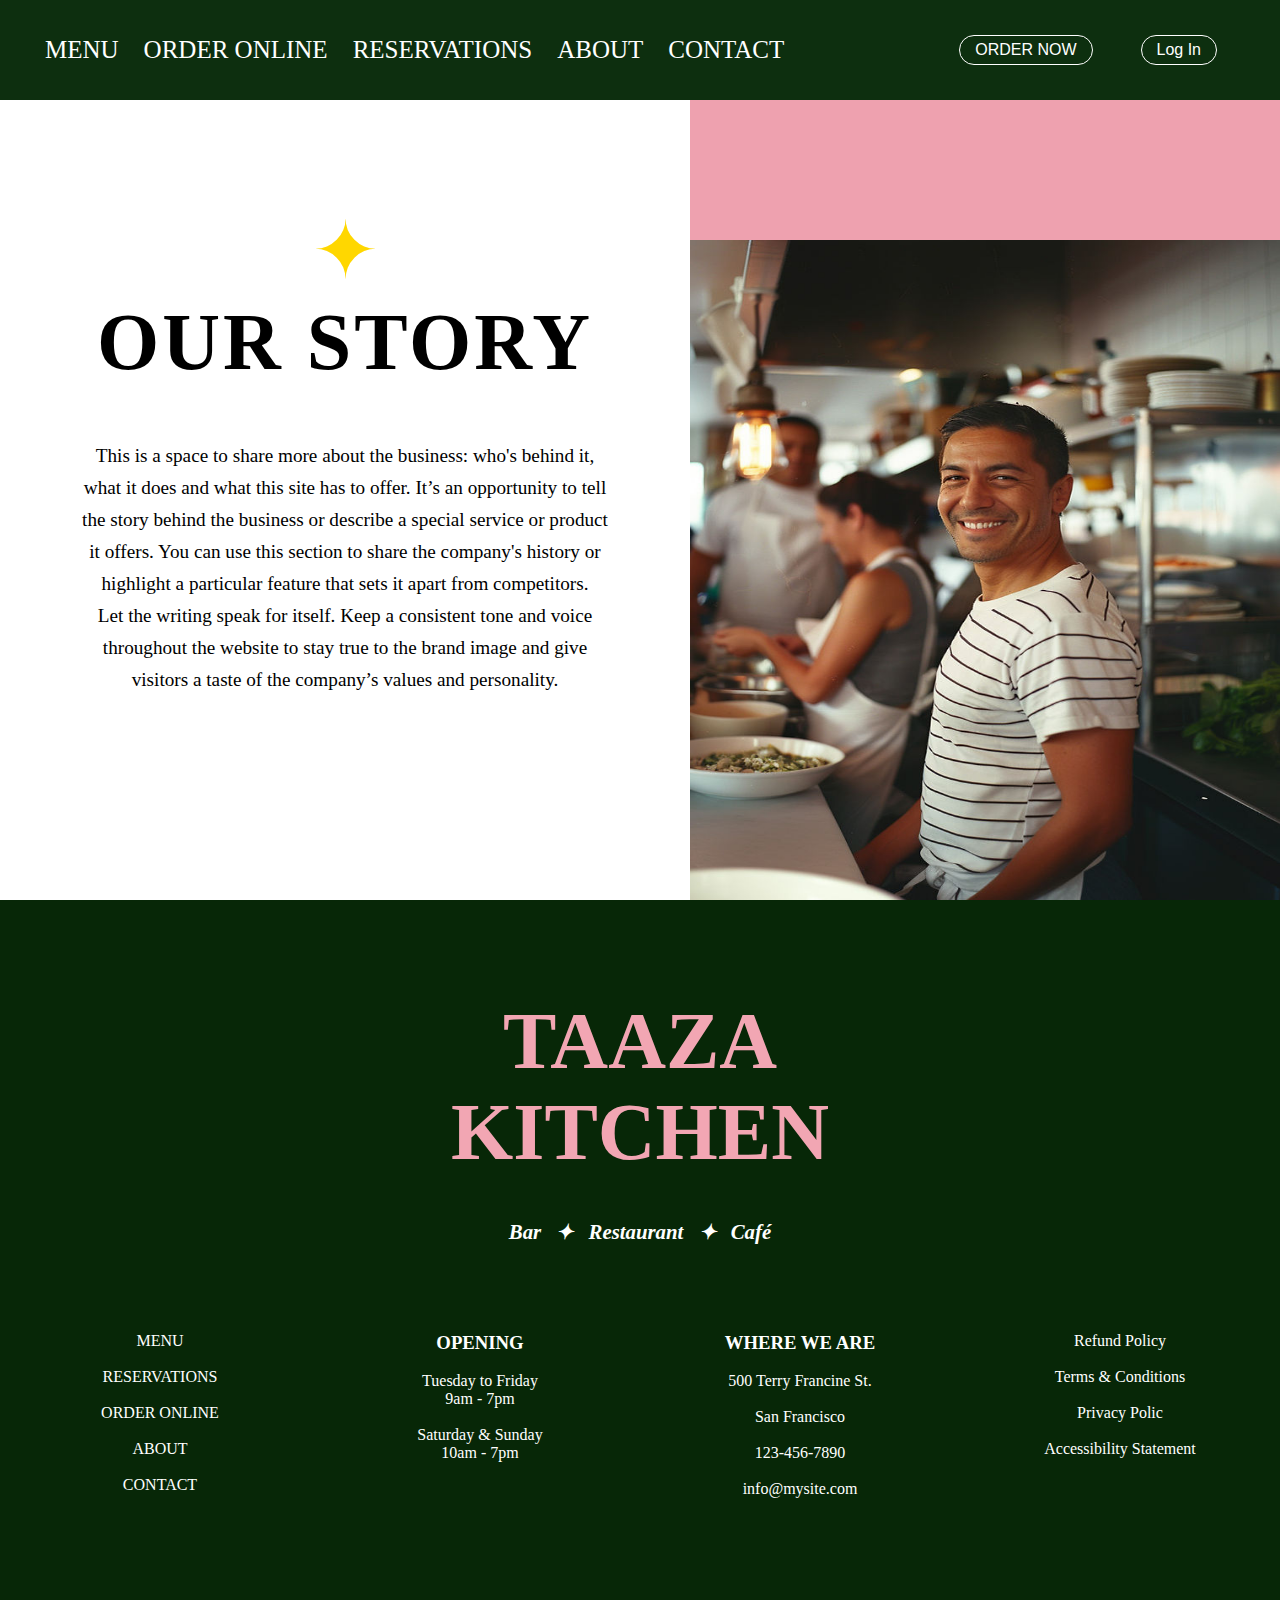
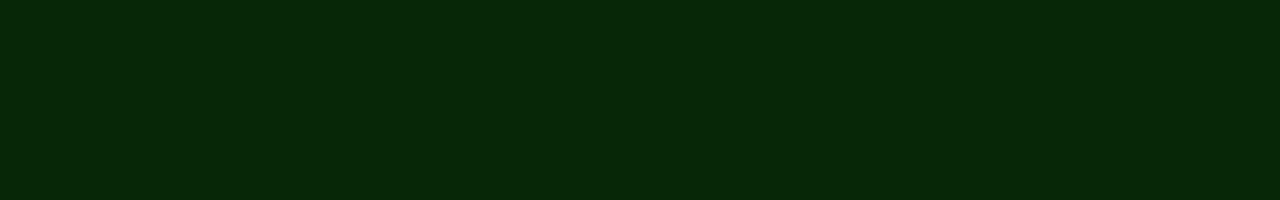
<file: about.html>
<!DOCTYPE html>
<html lang="en">
<head>
  <meta charset="UTF-8">
  <meta name="viewport" content="width=device-width, initial-scale=1.0">
  <title>Our Story</title>
  <link rel="stylesheet" href="about.css">
</head>
<body>

      <header>
        <nav>
            <ul>
                <li><a href="menu.html" target="blank">MENU</a></li>
                <li><a href="order_online.html" target="blank">ORDER ONLINE</a></li>
                <li><a href="reservations.html" target="blank">RESERVATIONS</a></li>
                <li><a href="about.html" target="blank">ABOUT</a></li>
                <li><a href="contact.html" target="blank">CONTACT</a></li>
            </ul>
        </nav>
        <div class="right-controls">
            <a href="#" class="btn">ORDER NOW</a>
            <a href="#" class="btn">Log In</a> 
        </div>
    </header>

  <div class="container">
    <div class="text-section">
      <div class="star">✦</div>
      <h1>OUR STORY</h1>
      <p>
        This is a space to share more about the business: who's behind it, what it does and what this site has to offer.
        It’s an opportunity to tell the story behind the business or describe a special service or product it offers.
        You can use this section to share the company's history or highlight a particular feature that sets it apart from competitors. <br>
             Let the writing speak for itself. Keep a consistent tone and voice throughout the website to stay true to the brand
        image and give visitors a taste of the company’s values and personality.
      </p>
    </div>

    <div class="image-section">
      <img src="Restaruant/chef.jpg" alt="Our Story">
    </div>
  </div>


  
<!-- footer -->
 <div class="container-footer">
    <h1 class="h1footer">TAAZA <br> KITCHEN</h1>
    <h2 class="h2footer">Bar <span>✦</span> Restaurant <span>✦</span> Café</h2>

    <div class="columns">
      <!-- Left Menu -->
      <div class="colu links">
      <p>MENU <br> <br>
        RESERVATIONS<br> <br>
        ORDER ONLINE<br> <br>
        ABOUT <br> <br>
        CONTACT <br> <br>
       </p>
      </div>

      <!-- Opening Hours -->
      <div class="colu">
        <h3>OPENING </h3> <br>
        <p>Tuesday to Friday<br>9am - 7pm</p> <br>
        <p>Saturday & Sunday<br>10am - 7pm</p> <br>
      </div>

      <!-- Address -->
      <div class="colu">
        <h3>WHERE WE ARE</h3> <br>
        <p>500 Terry Francine St.<br> <br>
        San Francisco<br> <br>
        123-456-7890<br> <br>
        info@mysite.com</p>
      </div>

      <!-- Footer Links -->
      <div class=" colu footer-links">
        <p>
        Refund Policy<br> <br>
        Terms & Conditions<br> <br>
        Privacy Polic<br> <br>
        Accessibility Statement <br> <br>

        </p>
      </div>
    </div>
  </div>


</body>
</html>
   

</body>
</html>
</file>
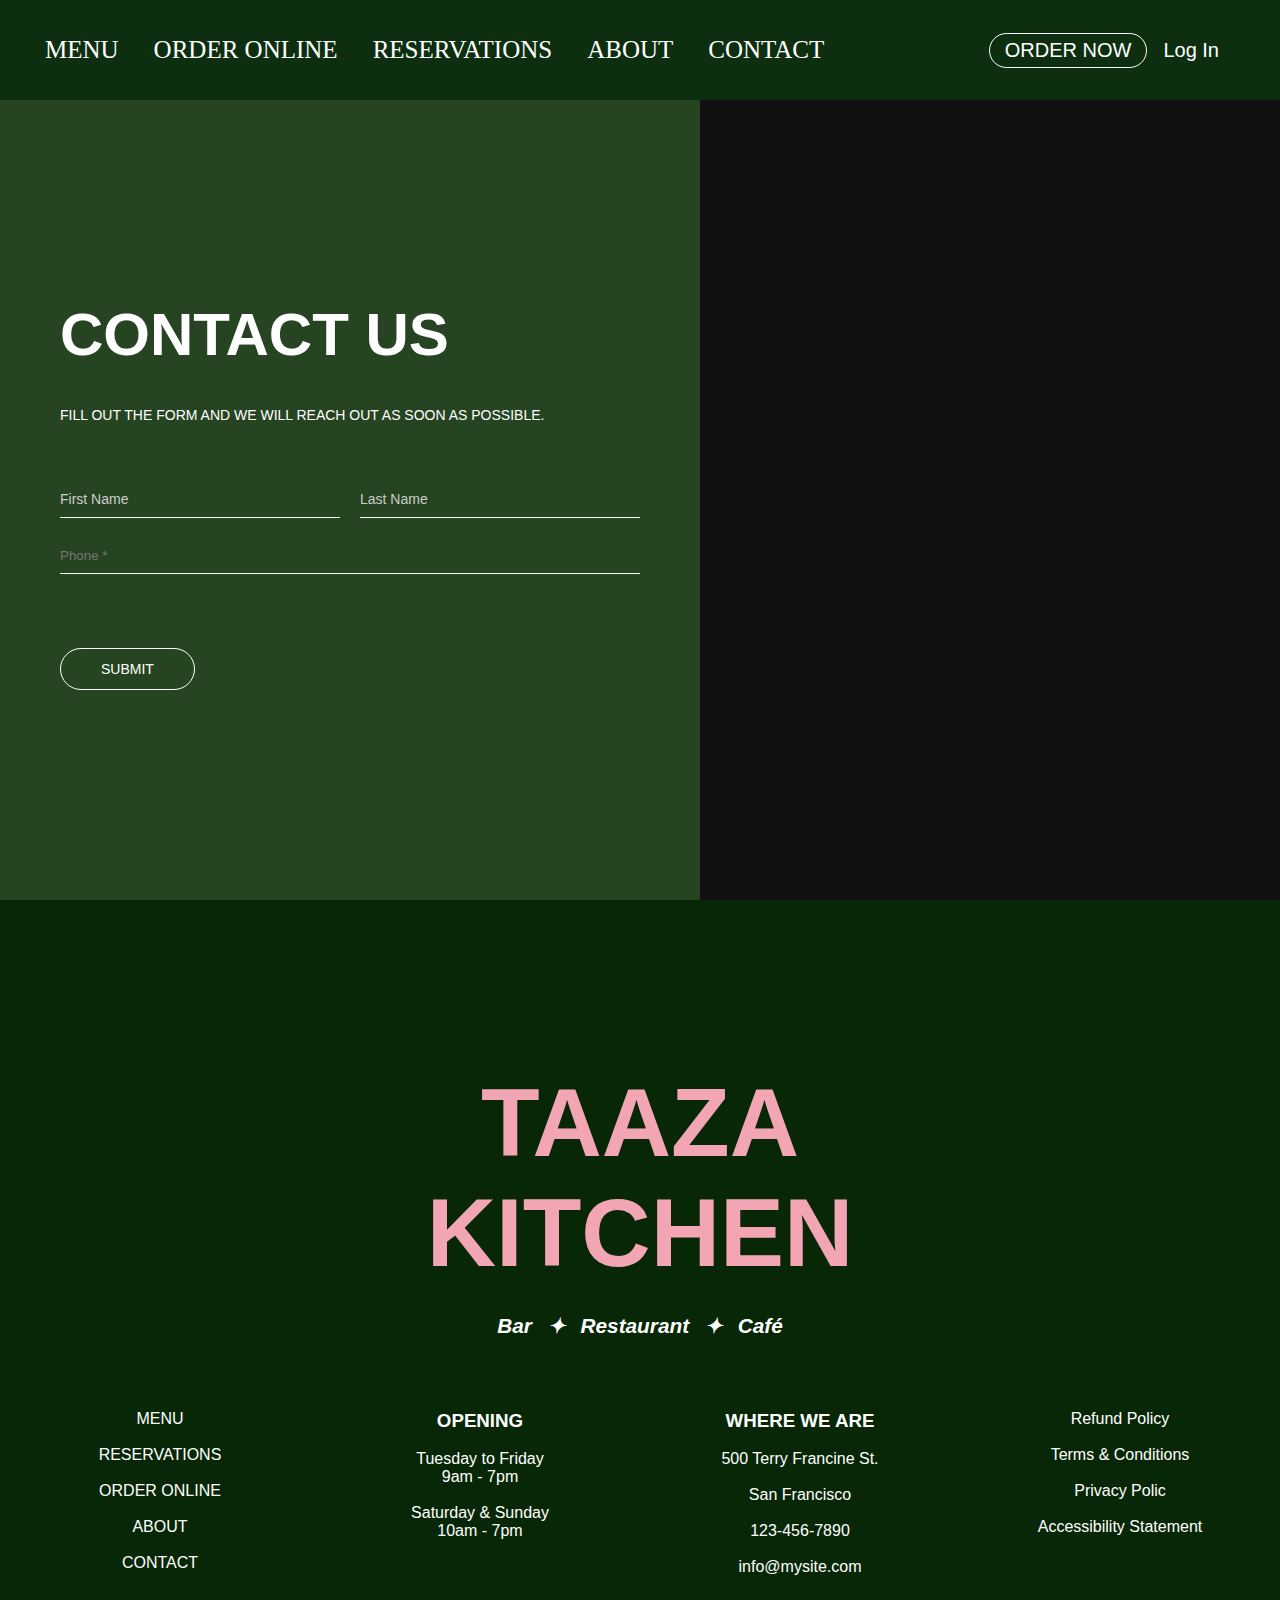
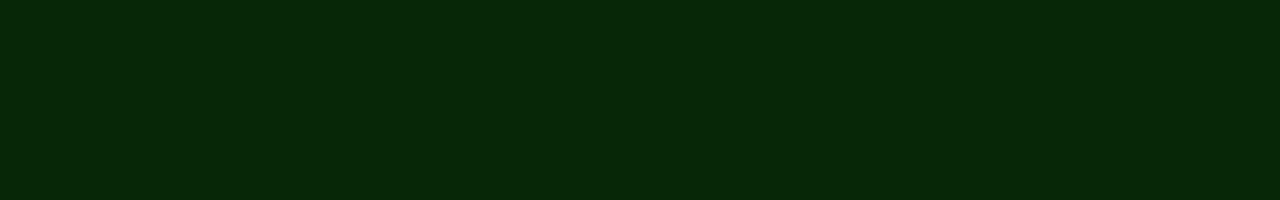
<file: contact.html>
<!DOCTYPE html>
<html lang="en">
<head>
  <meta charset="UTF-8">
  <meta name="viewport" content="width=device-width, initial-scale=1.0">
  <title>Contact Us</title>
  <style>
    
  </style>
  <link rel="stylesheet" href="contact.css">
</head>
<body>

     <!-- Home Page -->
    <header>
        <nav>
            <ul>
                <li><a href="menu.html">MENU</a></li>
                <li><a href="order_online.html">ORDER ONLINE</a></li>
                <li><a href="reservations.html">RESERVATIONS</a></li>
                <li><a href="about.html">ABOUT</a></li>
                <li><a href="contact.html">CONTACT</a></li>
            </ul>
        </nav>
        <div class="right-controls">
            <a href="#" class="btn">ORDER NOW</a>
            <a href="#" class="btn1">Log In</a>
            <a href="#" class="cart"><i class="fa-solid fa-bag-shopping"></i></a>
        </div>
    </header>


  <section class="contact-section">
    <!-- Left side: form -->
    <div class="contact-left">
      <h1>CONTACT US</h1><br>
      <p>Fill out the form and we will reach out as soon as possible.</p><br>

      <form>
        <div class="form-group">
          <input type="text" placeholder="First Name">
          <input type="text" placeholder="Last Name">
        </div>

        <div class="phone-group">
          <input type="tel" placeholder="Phone *"><br><br><br><br>
        </div>

        <button type="submit" class="submit-btn">SUBMIT</button>
      </form>
    </div>

    <!-- Right side: map -->
    <div class="contact-right">
      <iframe 
        src="https://www.google.com/maps/embed?pb=!1m18!1m12!1m3!1d3858.4267885985996!2d78.5603114!3d14.744968799999999!2m3!1f0!2f0!3f0!3m2!1i1024!2i768!4f13.1!3m3!1m2!1s0x3bb387ac528e9b85%3A0x8befd06f7bf5b355!2sSri%20Guru%20Sai%20Taaza%20Kitchen!5e0!3m2!1sen!2sin!4v1757841260071!5m2!1sen!2sin" width="600" height="450" style="border:0;" allowfullscreen="" loading="lazy" referrerpolicy="no-referrer-when-downgrade"
        allowfullscreen="" 
        loading="lazy">
      </iframe>
    </div>
  </section>


  <!-- footer -->
 <div class="container-footer">
    <h1 class="h1footer">TAAZA <br> KITCHEN</h1>
    <h2 class="h2footer">Bar <span>✦</span> Restaurant <span>✦</span> Café</h2>

    <div class="columns">
      <!-- Left Menu -->
      <div class="colu links">
      <p>MENU <br> <br>
        RESERVATIONS<br> <br>
        ORDER ONLINE<br> <br>
        ABOUT <br> <br>
        CONTACT <br> <br>
       </p>
      </div>

      <!-- Opening Hours -->
      <div class="colu">
        <h3>OPENING </h3> <br>
        <p>Tuesday to Friday<br>9am - 7pm</p> <br>
        <p>Saturday & Sunday<br>10am - 7pm</p> <br>
      </div>

      <!-- Address -->
      <div class="colu">
        <h3>WHERE WE ARE</h3> <br>
        <p>500 Terry Francine St.<br> <br>
        San Francisco<br> <br>
        123-456-7890<br> <br>
        info@mysite.com</p>
      </div>

      <!-- Footer Links -->
      <div class=" colu footer-links">
        <p>
        Refund Policy<br> <br>
        Terms & Conditions<br> <br>
        Privacy Polic<br> <br>
        Accessibility Statement <br> <br>

        </p>
      </div>
    </div>
  </div>

</body>
</html>
</file>
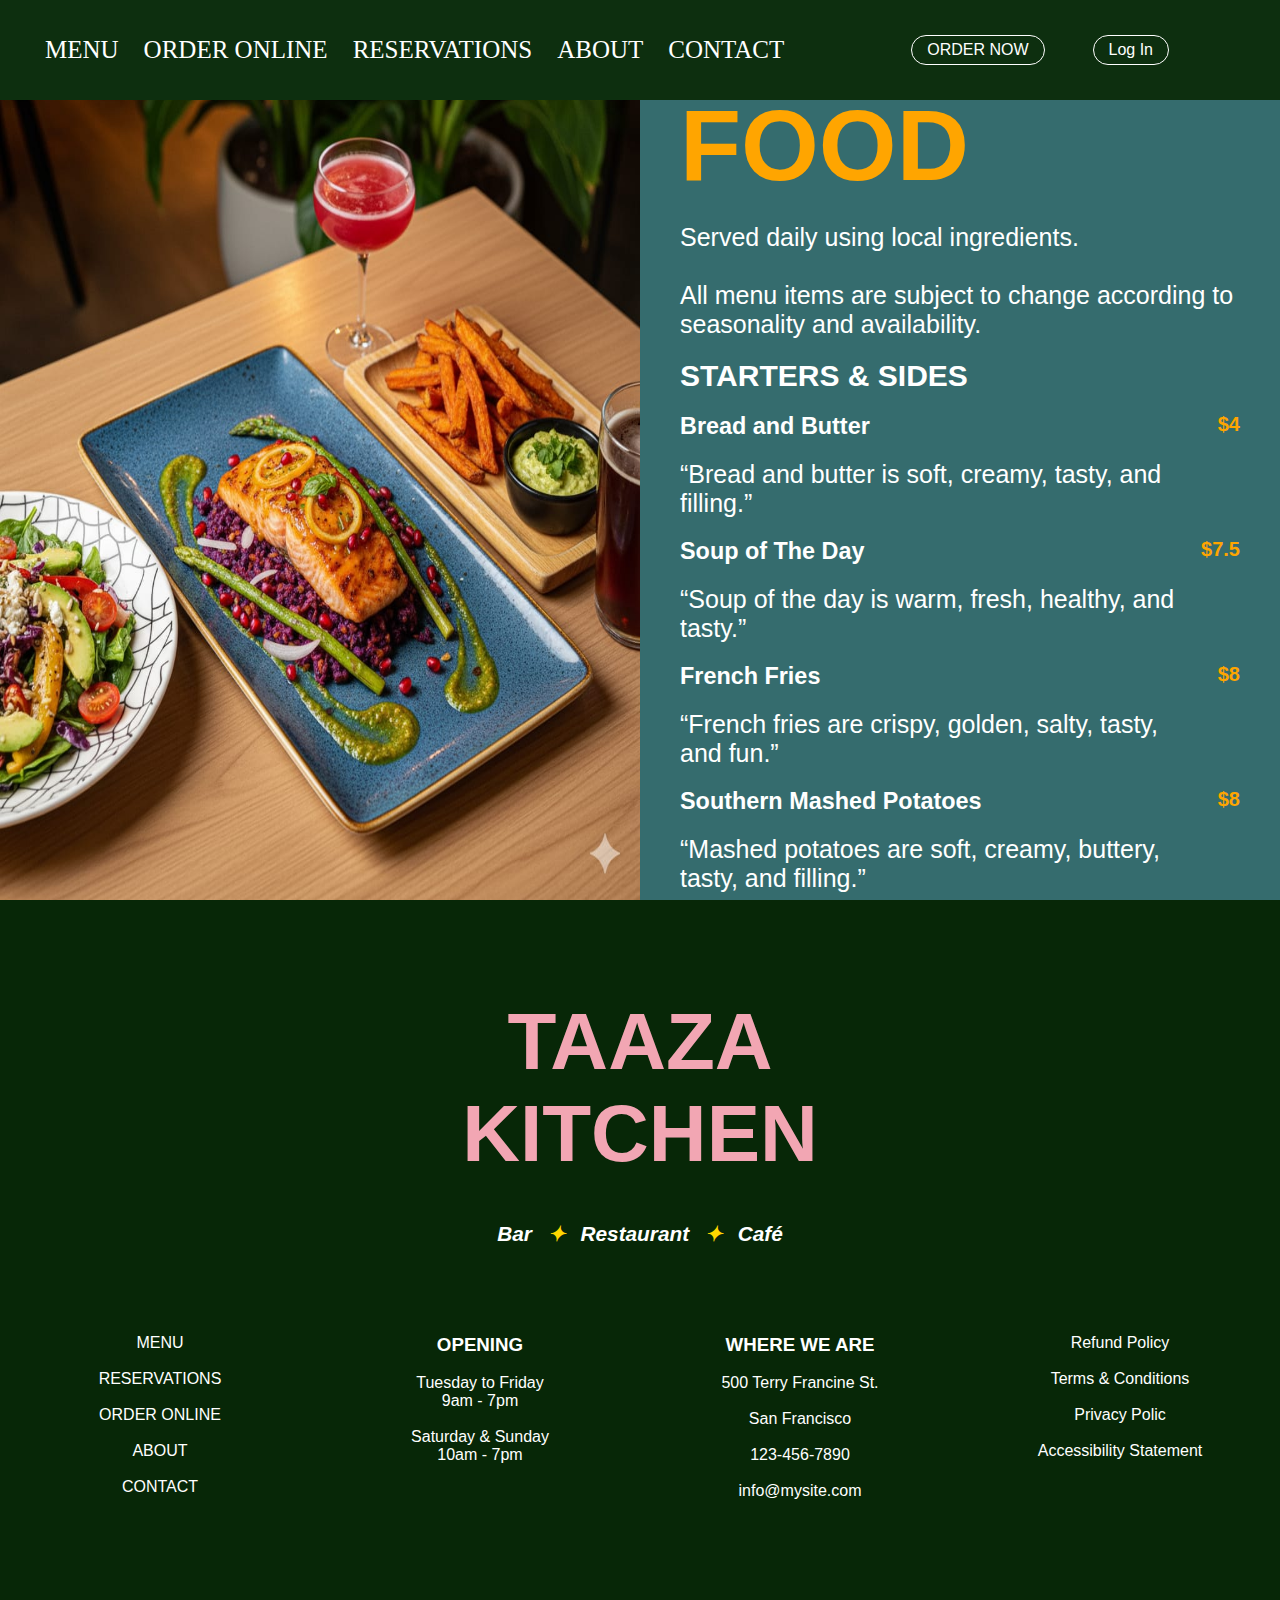
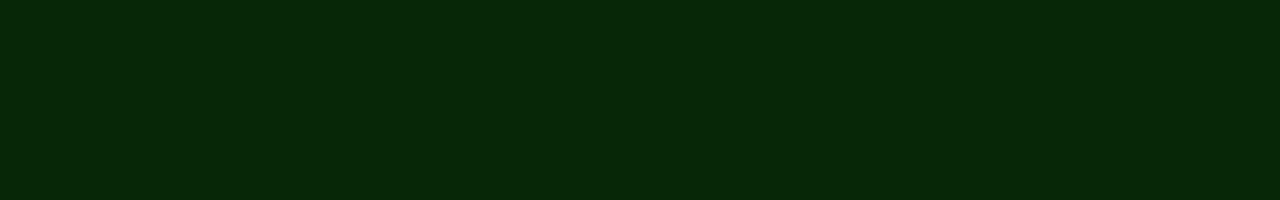
<file: menu.html>
<!-- menu redirect -->
<!DOCTYPE html>
<html lang="en">
<head>
  <meta charset="UTF-8">
  <meta name="viewport" content="width=device-width, initial-scale=1.0">
  <title>Document</title>
  </head>
  <link rel="stylesheet" href="menu.css">
 <body>
     <!-- Home Page -->
    <header>
        <nav>
            <ul>
                <li><a href="menu.html" target="blank">MENU</a></li>
                <li><a href="order_online.html" target="blank">ORDER ONLINE</a></li>
                <li><a href="reservations.html" target="blank">RESERVATIONS</a></li>
                <li><a href="about.html" target="blank">ABOUT</a></li>
                <li><a href="contact.html" target="blank">CONTACT</a></li>
            </ul>
        </nav>
        <div class="right-controls">
            <a href="order_online.html" class="btn">ORDER NOW</a>
            <a href="#" class="btn">Log In</a> 
            <a href="#" class="cart"><i class="fa-solid fa-bag-shopping"></i></a>
        </div>
    </header>
    
   <section class="menu">
     <div class="half-img">
     <img src="Restaruant/cocktail.jpg" alt="">
     </div>

     <!-- Right Side: Menu -->
     <div class="menu-content-item1 ">
      <h1 style= font-size:100px;><span>FOOD</span></h1>
      <p>Served daily using local ingredients.<br> <br>
         All menu items are subject to change according to seasonality and availability.</p>

        <h2 >STARTERS & SIDES</h2>
      
        <!-- Item 1 -->
        <div class="item">
        <div>
          <h3>Bread and Butter</h3>
          <p>“Bread and butter is soft, creamy, tasty, and filling.”</p>
        </div>
        <span class="price">$4</span>
         </div>

         <!-- Item 2 -->
         <div class="item">
        <div>
          <h3>Soup of The Day</h3>
          <p>“Soup of the day is warm, fresh, healthy, and tasty.”</p>
        </div>
        <span class="price">$7.5</span>
         </div>

        <!-- Item 3 -->
        <div class="item">
        <div>
          <h3>French Fries</h3>
           <p>“French fries are crispy, golden, salty, tasty, and fun.”</p>
        </div>
        <span class="price">$8</span>
         </div>

       <!-- Item 4-->
         <div class="item">
        <div>
          <h3>Southern Mashed Potatoes</h3>
         <p>“Mashed potatoes are soft, creamy, buttery, tasty, and filling.”</p>

        </div>
        <span class="price">$8</span>
         </div>

         <!-- Item 5-->
          <div class="item">
              <div>
          <h3>Crispy Calamari</h3>
         <p>“Crispy calamari is crunchy, golden, tasty, chewy, and fun.”</p>

        </div>
        <span class="price">$8</span>
      </div>
        

       <h2 >SALADS</h2>


        <!-- Item 6-->
         
         <div class="item">
        <div>
           
          <h3>Caesar Salad</h3>
         <p>“Caesar salad is fresh, crunchy, creamy, cheesy, tasty, and healthy.”</p>

        </div>
        <span class="price">$8</span>
         </div>

        <!-- Item 7-->
         <div class="item">
        <div>
          <h3>Caesar Salad</h3>
         <p>“Caesar salad has crisp lettuce, creamy dressing, cheese, and croutons.”</p>

        </div>
        <span class="price">$8</span>
         </div>
       <!-- Item 8-->
        <div class="item">
        <div>
          <h3>Mixed Greens</h3>
         <p>“Mixed greens are fresh leaves, light, healthy, colorful, and tasty.”</p>

        </div>
         <span class="price">$8</span>
         </div>

       <!-- Item 9-->
        <div class="item">
        <div>
          <h3>Our Niçoise</h3>
         <p>“Niçoise salad has tuna, eggs, olives, beans, fresh and tasty.”</p>

        </div>
        <span class="price">$8</span>
       </div>
       <!-- Item 10-->

        <div class="item">
        <div>
           <H2>ALL DAY BREAKFAST</H2>
          <h3>Avo Toast & Poached Egg</h3>
         <p>“Avo toast with poached egg is fresh, soft, healthy, tasty.”</p>

        </div>
        <span class="price">$8</span>
         </div>
         <!-- Item 11-->
        <div class="item">
        <div>
          <h3>Salmon Bagel</h3>
         <p>“Salmon bagel is soft, tasty, fresh, healthy, and filling.”</p>

        </div>
        <span class="price">$8</span>
       </div>
     
       <!-- Item 12-->
        <div class="item">
        <div>
          <h3>Fried Chicken WaffleS</h3>
         <p>“Salmon bagel is soft, tasty, fresh, healthy, and filling.”</p>

        </div>
        <span class="price">$8</span>
       </div>

       <!-- Item 13-->
       <div class="item">
        <div>
          <h3>Breakfast Burrito</h3>
         <p>“Breakfast burrito is warm, soft, tasty, filling, and full of ingredients.”</p>

        </div>
        <span class="price">$8</span>
       </div>

       <!-- Item 14-->
        <div class="item">
        <div>
            <h2>MAINS</h2>
          <h3>The Riverside Burger</h3>
         <p>“Riverside burger is juicy, tasty, cheesy, and filling.”</p>

        </div>
        <span class="price">$8</span>
        </div>
      
         <!-- Item 15-->
        <div class="item">
        <div>
          <h3>TAAZA KITCHEN</h3>
         <p>“TAAZA KITCHEN is juicy, cheesy, tasty, fresh, and filling.”</p>

        </div>
        <span class="price">$8</span>
         </div>

        <!-- Item 16-->
        <div class="item">
        <div>
          <h3>Spaghetti Bolognese</h3>
         <p>“Spaghetti Bolognese is soft pasta with meat sauce, tasty, filling.”</p>

        </div>
        <span class="price">$8</span>
        </div>
     
         <!-- Item 17-->
         <div class="item">
        <div>
          <h3>Linguine Frutti Di Mar</h3>
         <p>“Linguine Frutti Di Mare is pasta with seafood, fresh, tasty.”</p>

        </div>
        <span class="price">$8</span>
        </div>
         <!-- Item 18-->
          <div class="item">
        <div>
          <h3>Grilled Cheese Sandwich</h3>
         <p>“Grilled cheese sandwich is warm, crispy, cheesy, soft, and tasty.”</p>

        </div>
        <span class="price">$8</span>
        </div>

         <!-- Item 19-->
        <div class="item">
        <div>
            <h2>SHARES (FAMILY SIZE)</h2>
          <h3>Signature Nachos</h3>
         <p>“Nachos are cheesy, crunchy, and good for sharing.”</p>

         </div>
         <span class="price">$8</span>
         </div>
     
         <!-- Item 20-->
         <div class="item">
         <div>
          <h3>Grilled Cheese Sandwich</h3>
         <p>“Grilled cheese is warm, soft, and cheesy.”</p>

         </div>
         <span class="price">$8</span>
         </div>

 
         <!-- Item 21-->
         <div class="item">
          <div>
          <h3>Sausage & Broccolini Pizza</h3>
         <p>"Pizza with sausage and broccolini, tasty and cheesy."</p>

          </div>
           <span class="price">$8</span>
          </div>
      

       
      

       
      
      
      
       <!-- Item 22-->
        <div class="item">
        <div>
          <h3>Whole Roasted Chicken</h3>
         <p>“Whole roasted chicken is juicy, tasty, and filling.”</p>

        </div>
        <span class="price">$8</span>
         </div>
      
       <!-- Item 23-->
         <div class="item">
        <div>
          <h3>Fried Chicken Plate</h3>
         <p>“Fried chicken plate is crispy, juicy, and tasty.”</p>

        </div>
        <span class="price">$8</span>
        </div>
      
       <!-- Item 24-->
       <div class="item">
        <div>
          <h3>Sausage & Broccolini Pizza</h3>
         <p>“Sausage and broccolini pizza is tasty and cheesy.”</p>

        </div>
        <span class="price">$8</span>
       </div>
      
       <!-- Item 25-->
       <div class="item">
        <div>
            <h2>DESSERTS</h2>
          <h3>2 Scoop Vanilla Ice Cream</h3>
         <p>“Two scoops of vanilla ice cream, sweet and creamy."</p>

        </div>
        <span class="price">$8</span>
       </div>

        <!-- Item 26-->
       <div class="item">
         <div>
          <h3>2 Scoop Vanilla Ice Cream</h3>
          <p>“Two scoops of vanilla ice cream, creamy and sweet.”</p>

            </div>
           <span class="price">$8</span>
          </div>
 
       <!-- Item 27-->
       <div class="item">
        <div>
          <h3>Warm Fudge</h3>
         <p>“Warm fudge is soft, sweet, rich, and delicious.”</p>

        </div>
        <span class="price">$8</span>
      </div>
     

        <!-- Item 28-->
        <div class="item">
        <div>
          <h3>Mom’s Apple Pie</h3>
         <p“Mom’s apple pie is warm, sweet, soft, tasty.”</p>

        </div>
        <span class="price">$8</span>
       </div>

      </div>
    </section>
      
      <!-- footer -->

      <div class="container-footer">
      <h1 class="h1footer">TAAZA <br> KITCHEN</h1>
      <h2 class="h2footer">Bar <span>✦</span> Restaurant <span>✦</span> Café</h2>

      <div class="columns">
      <!-- Left Menu -->
      <div class="colu links">
      <p>MENU <br> <br>
        RESERVATIONS<br> <br>
        ORDER ONLINE<br> <br>
        ABOUT <br> <br>
        CONTACT <br> <br>
       </p>
      </div>

      <!-- Opening Hours -->
      <div class="colu">
        <h3>OPENING </h3> <br>
        <p>Tuesday to Friday<br>9am - 7pm</p> <br>
        <p>Saturday & Sunday<br>10am - 7pm</p> <br>
      </div>

      <!-- Address -->
      <div class="colu">
        <h3>WHERE WE ARE</h3> <br>
        <p>500 Terry Francine St.<br> <br>
        San Francisco<br> <br>
        123-456-7890<br> <br>
        info@mysite.com</p>
      </div>

      <!-- Footer Links -->
      <div class=" colu footer-links">
        <p>
        Refund Policy<br> <br>
        Terms & Conditions<br> <br>
        Privacy Polic<br> <br>
        Accessibility Statement <br> <br>

        </p>
      </div>
     </div>
    
</body>
</html>

</body>
</html>
</file>
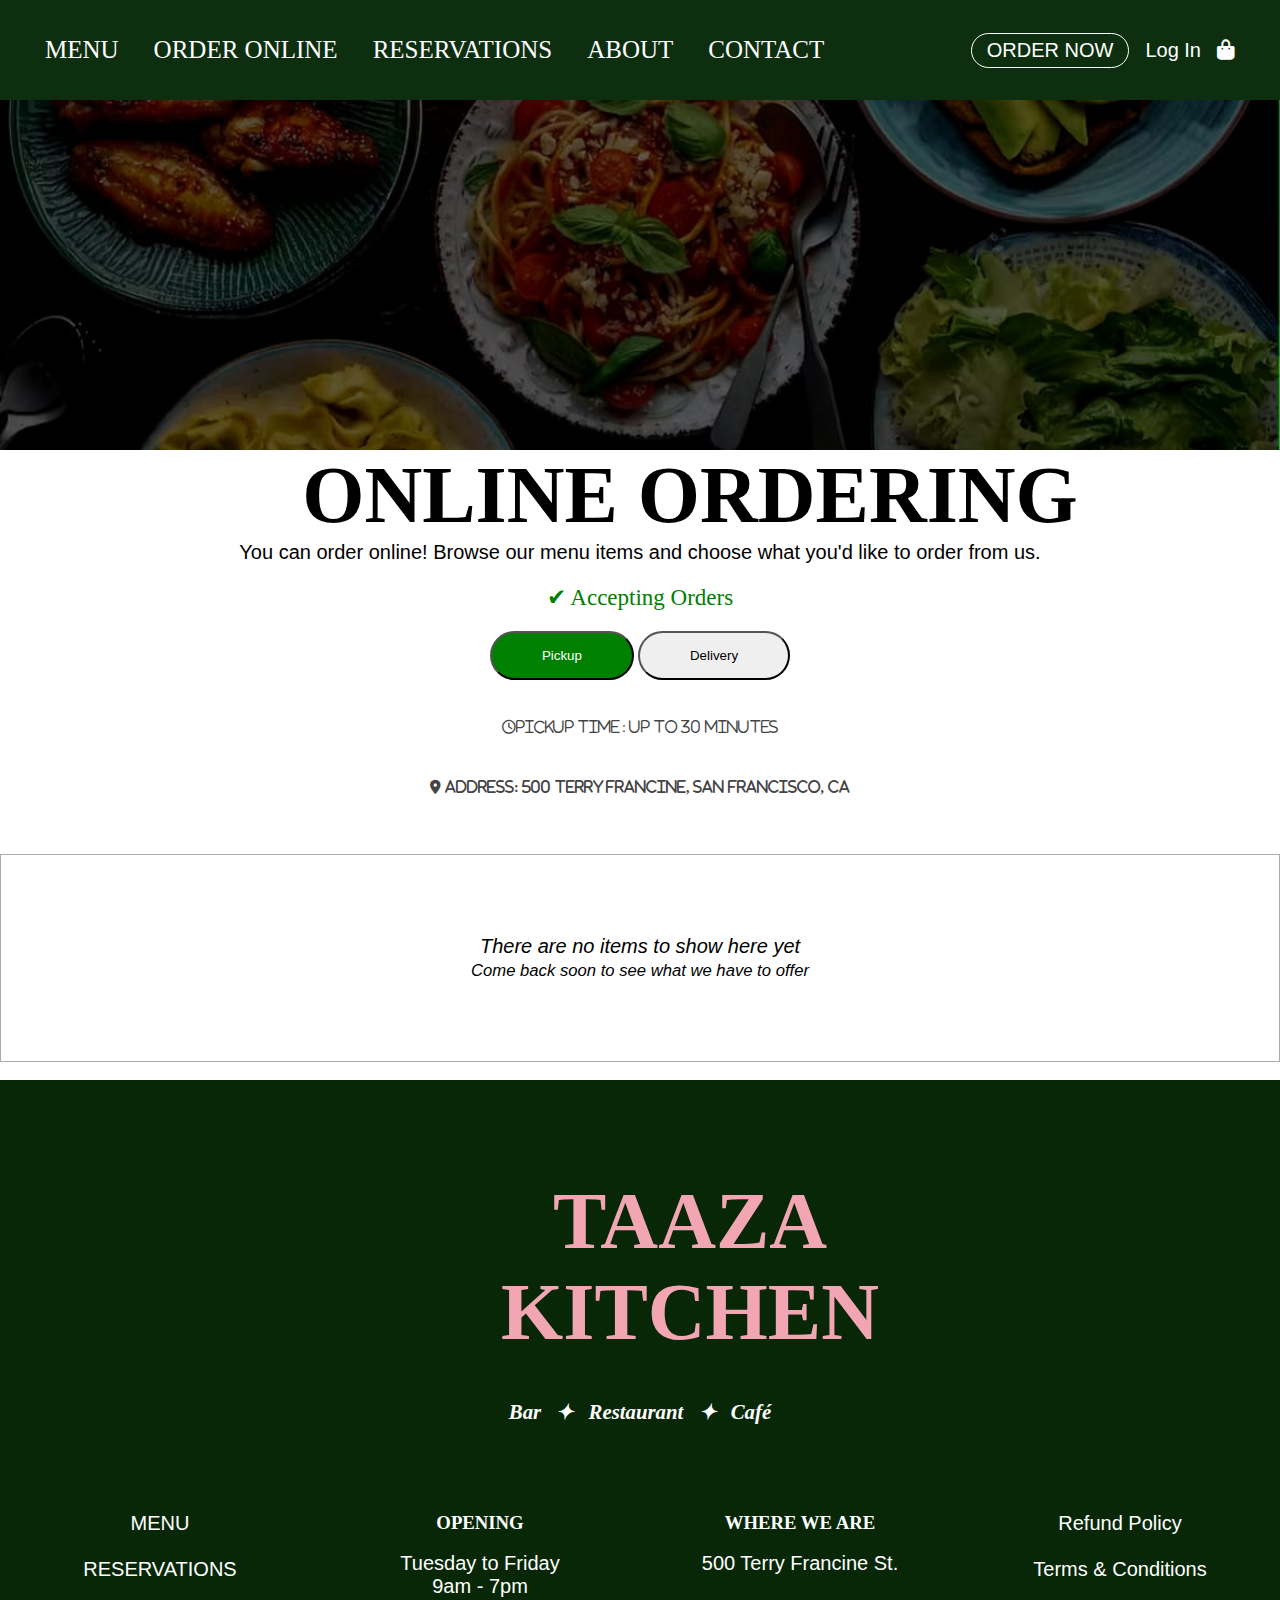
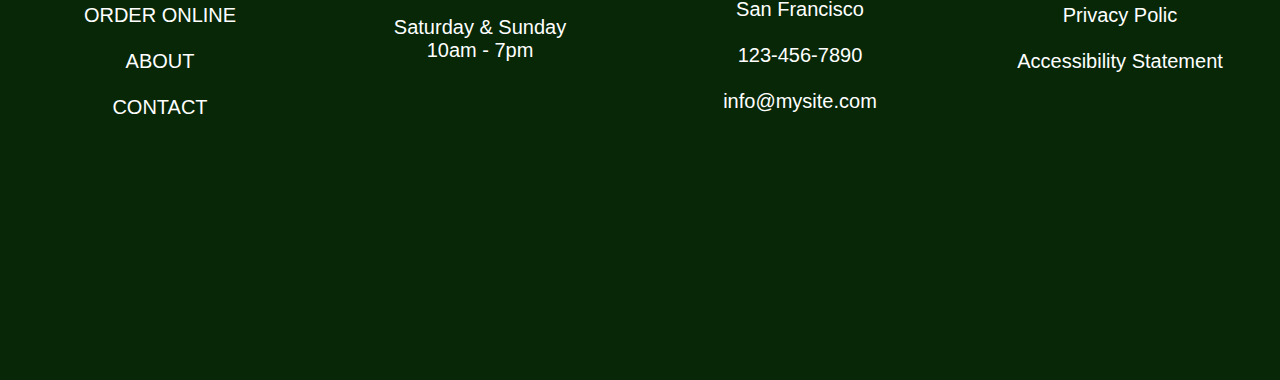
<file: order_online.html>
<!DOCTYPE html>
<html>
<head>
  <title>Online Ordering</title>
  <link rel="stylesheet" href="https://cdnjs.cloudflare.com/ajax/libs/font-awesome/6.7.2/css/all.min.css"></script>
  <style>
 
  </style>
  <link rel="stylesheet" href="order_online.css">
</head>
<body>



   <header>
        <nav>
            <ul>
                <li><a href="menu.html">MENU</a></li>
                <li><a href="order_online.html">ORDER ONLINE</a></li>
                <li><a href="reservations.html">RESERVATIONS</a></li>
                <li><a href="about.html">ABOUT</a></li>
                <li><a href="contact.html">CONTACT</a></li>
            </ul>
        </nav>
        <div class="right-controls">
            <a href="#" class="btn">ORDER NOW</a>
            <a href="#" class="btn1">Log In</a>
            <a href="#" class="cart"><i class="fa-solid fa-bag-shopping"></i></a>
        </div>
    </header>
  <div class="image">
   <img src="Restaruant/order_online.jpg" alt="">
   </div>
  <h1>ONLINE ORDERING</h1>
        <p>You can order online! Browse our menu items and choose what you'd like to order from us.</p>

  <div class="status">✔ Accepting Orders</div>

  <div class="buttons">
    <button style="background:green; color:white;">Pickup</button>
    <button>Delivery</button>
  </div><br>

  <div class="info">
    <i class=  "fa-regular fa-clock">Pickup time : Up to 30 minutes</i><br><br>
      <i class="fa-solid fa-location-dot">    Address: 500 Terry Francine, San Francisco, CA</i>
     
  </div><br><br>

  <div class="box">
    <p>There are no items to show here yet<br>
    <small>Come back soon to see what we have to offer</small></p>
  </div><br>





  <!-- footer -->
 <div class="container-footer">
    <h1 class="h1footer">TAAZA <br> KITCHEN</h1>
    <h2 class="h2footer">Bar <span>✦</span> Restaurant <span>✦</span> Café</h2>

    <div class="columns">
      <!-- Left Menu -->
      <div class="colu links">
      <p>MENU <br> <br>
        RESERVATIONS<br> <br>
        ORDER ONLINE<br> <br>
        ABOUT <br> <br>
        CONTACT <br> <br>
       </p>
      </div>

      <!-- Opening Hours -->
      <div class="colu">
        <h3>OPENING </h3> <br>
        <p>Tuesday to Friday<br>9am - 7pm</p> <br>
        <p>Saturday & Sunday<br>10am - 7pm</p> <br>
      </div>

      <!-- Address -->
      <div class="colu">
        <h3>WHERE WE ARE</h3> <br>
        <p>500 Terry Francine St.<br> <br>
        San Francisco<br> <br>
        123-456-7890<br> <br>
        info@mysite.com</p>
      </div>

      <!-- Footer Links -->
      <div class=" colu footer-links">
        <p>
        Refund Policy<br> <br>
        Terms & Conditions<br> <br>
        Privacy Polic<br> <br>
        Accessibility Statement <br> <br>

        </p>
      </div>
    </div>
  </div>

</body>
</html>
</file>
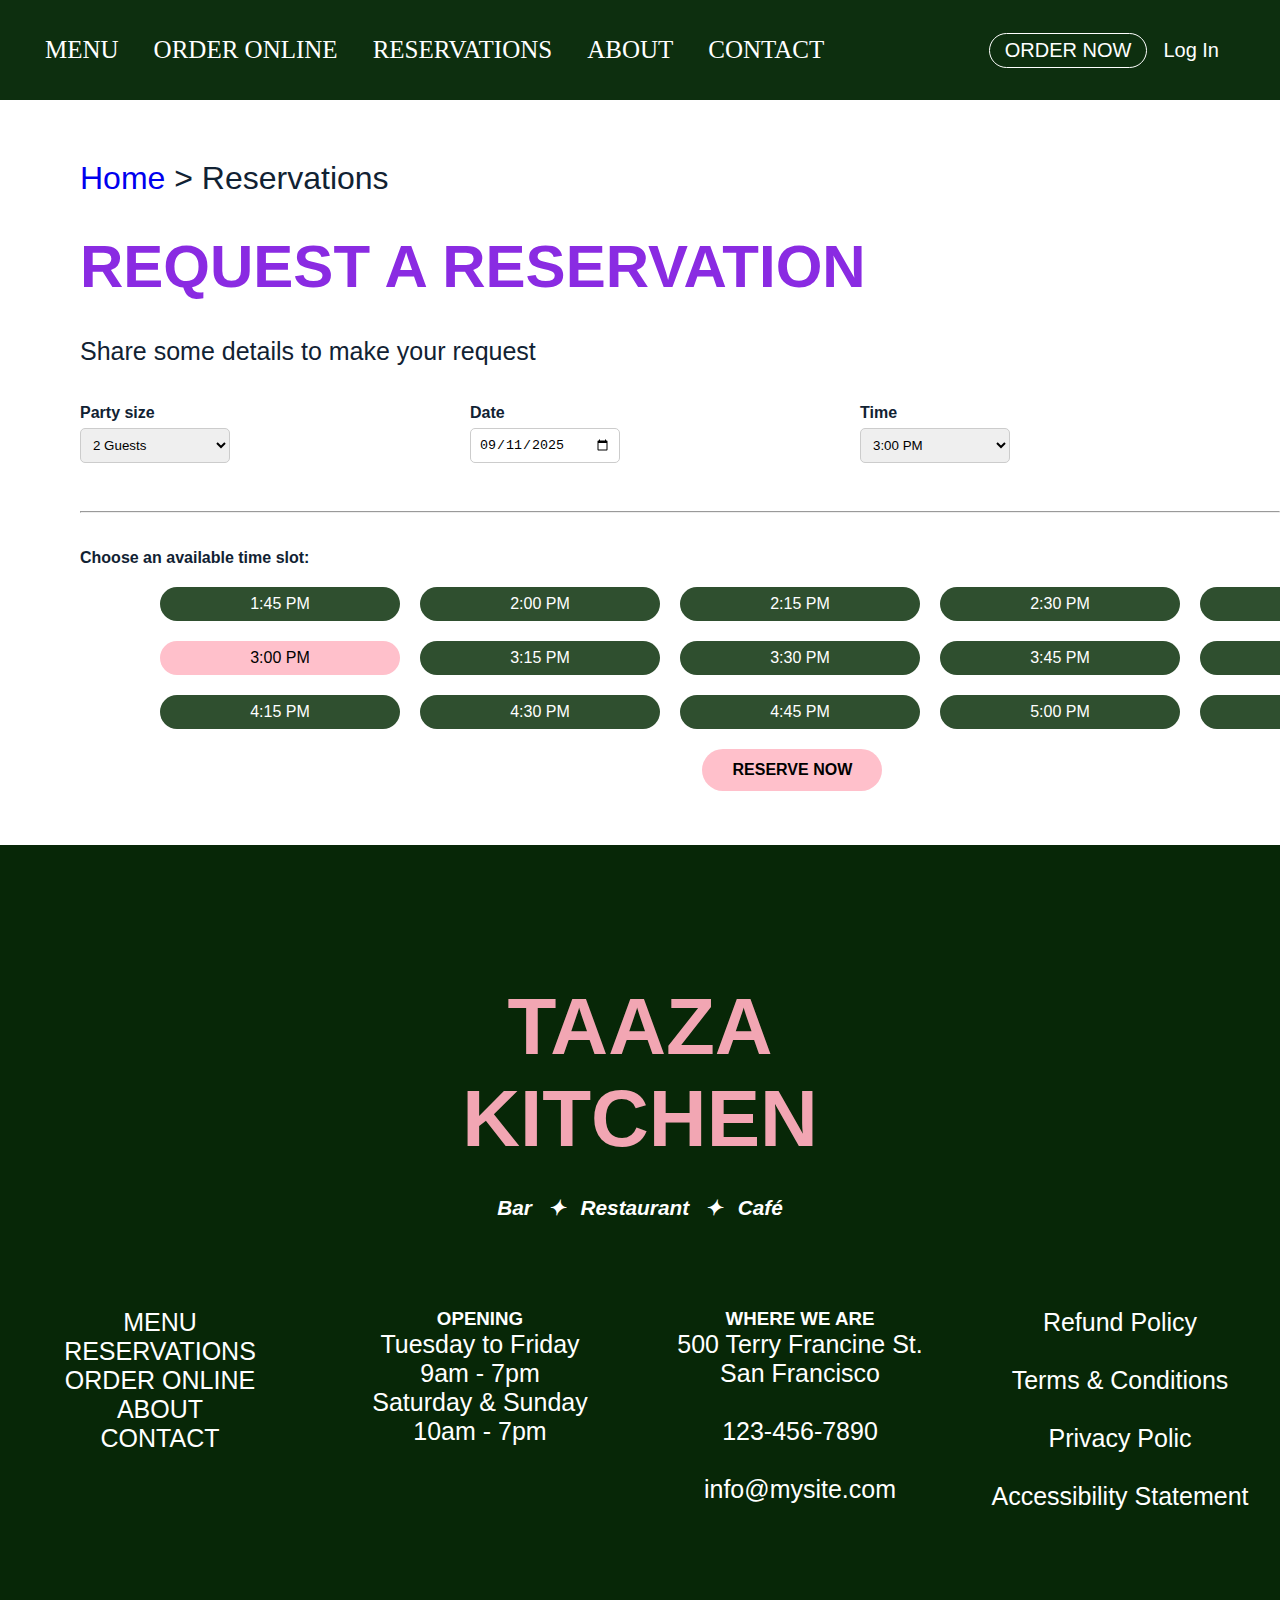
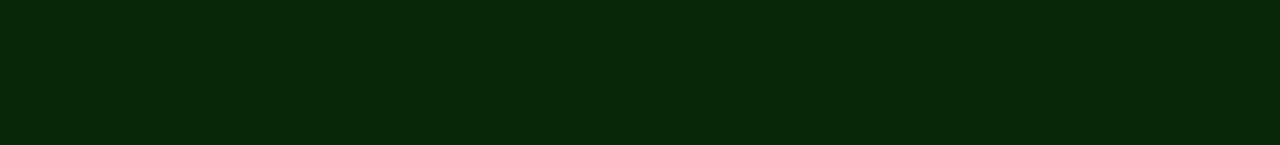
<file: reservations.html>
<!DOCTYPE html>
<html lang="en">

<head>
    <meta charset="UTF-8">
    <meta name="viewport" content="width=device-width, initial-scale=1.0">
    <title>Request a Reservation</title>
    <link rel="stylesheet" href="reservations.css">
</head>

<body>


    <!-- Home Page -->
    <header>
        <nav>
            <ul>
                <li><a href="menu.html">MENU</a></li>
                <li><a href="order online.html">ORDER ONLINE</a></li>
                <li><a href="reservations.html">RESERVATIONS</a></li>
                <li><a href="about.html">ABOUT</a></li>
                <li><a href="contact.html">CONTACT</a></li>
            </ul>
        </nav>
        <div class="right-controls">
            <a href="#" class="btn">ORDER NOW</a>
            <a href="#" class="btn1">Log In</a>
            <a href="#" class="cart"><i class="fa-solid fa-bag-shopping"></i></a>
        </div>
    </header>


    <section class="section">
        <nav class="breadcrumb">
            <a href="#">Home</a>
            <span>&gt;</span>
            <span class="active">Reservations</span>
        </nav>
        <h1>REQUEST A RESERVATION</h1><br><br>
        <p>Share some details to make your request</p><br>

        <form>
            <!-- Row with stacked fields -->
            <div class="inline-fields">
                <div>
                    <label>Party size</label>
                    <select>
                        <option>1 Guest</option>
                        <option selected>2 Guests</option>
                        <option>3 Guests</option>
                        <option>4 Guests</option>
                    </select>
                </div>

                <div>
                    <label>Date</label>
                    <input type="date" value="2025-09-11">
                </div>

                <div>
                    <label>Time</label>
                    <select>
                        <option>1:45 PM</option>
                        <option>2:00 PM</option>
                        <option>2:15 PM</option>
                        <option>2:30 PM</option>
                        <option>2:45 PM</option>
                        <option selected>3:00 PM</option>
                        <option>3:15 PM</option>
                    </select>
                </div>
            </div>
            <hr>
            <br>
            <br>

            <!-- Time slots row below -->
            <label>Choose an available time slot:</label>
            <div class="time-slots">
                <div class="slot">1:45 PM</div>
                <div class="slot">2:00 PM</div>
                <div class="slot">2:15 PM</div>
                <div class="slot">2:30 PM</div>
                <div class="slot">2:45 PM</div>
                <div class="slot selected">3:00 PM</div>
                <div class="slot">3:15 PM</div>
                <div class="slot">3:30 PM</div>
                <div class="slot">3:45 PM</div>
                <div class="slot">4:00 PM</div>
                <div class="slot">4:15 PM</div>
                <div class="slot">4:30 PM</div>
                <div class="slot">4:45 PM</div>
                <div class="slot">5:00 PM</div>
                <div class="slot">5:15 PM</div>
            </div>

            <button type="submit">RESERVE NOW</button>
        </form><br><br><br>

    </section>




    <!-- footer -->
    <section>
        <div class="container-footer">
            <h1 class="h1footer">TAAZA <br> KITCHEN</h1>
            <h2 class="h2footer">Bar <span>✦</span> Restaurant <span>✦</span> Café</h2>

            <div class="columns">
                <!-- Left Menu -->
                <div class="colu links">
                    <p>MENU <br> 
                        RESERVATIONS<br> 
                        ORDER ONLINE<br>
                        ABOUT <br> 
                        CONTACT <br> 
                    </p>
                </div>

                <!-- Opening Hours -->
                <div class="colu">
                    <h3>OPENING </h3>
                    <p>Tuesday to Friday<br>9am - 7pm</p>
                    <p>Saturday & Sunday<br>10am - 7pm</p> <br>
                </div>

                <!-- Address -->
                <div class="colu">
                    <h3>WHERE WE ARE</h3>
                    <p>500 Terry Francine St.<br>
                        San Francisco<br> <br>
                        123-456-7890<br> <br>
                        info@mysite.com</p>
                </div>

                <!-- Footer Links -->
                <div class=" colu footer-links">
                    <p>
                        Refund Policy<br> <br>
                        Terms & Conditions<br> <br>
                        Privacy Polic<br> <br>
                        Accessibility Statement <br>

                    </p>
                </div>
            </div>
        </div>
    </section>


</body>

</html>
</file>
<file: about.css>
* {
    margin: 0;
    padding: 0;
    box-sizing: border-box;
    text-decoration: none;
}

.html {
    scroll-behavior: smooth;
    box-sizing: border-box;
    padding: 0%;

}


header {

    display: flex;
    justify-content: space-between;
    align-items: center;
    padding: 5px 15px;
    min-width: 100vw;
    height: 100px;
    position: fixed;
    z-index: 1;
    background-color: rgb(13, 47, 15);
}

header nav ul {
    text-decoration: none;
    list-style: none;
    display: flex;
    gap: 25px;
    margin: 30px;
}

header nav ul li a {
    text-decoration: none;
    color: white;
    font-size: 25px;
    font-family: Cambria, Cochin, Georgia, Times, 'Times New Roman', serif;
    transition: color 0.3s;
}

header nav ul li a:hover {
    color: rgb(83, 184, 180);
}

html {
    scroll-behavior: smooth;
}

.btn-small {
    border: 1px solid white;
    padding: 5px 15px;
    border-radius: 20px;
    text-decoration: none;
    color: white;
    font-size: 12px;
    transition: background 0.3s;
}

.btn-small:hover {
    background: white;
    color: black;
}

.right-controls {
    text-decoration: none;
    display: flex;
    align-items: center;
    gap: 3rem;
    margin: 3rem;
}

.btn {
    border: 1px solid white;
    padding: 5px 15px;
    border-radius: 25px;
    color: white;
    font-family: Verdana, Geneva, Tahoma, sans-serif
}

.btn:hover {
    background-color: white;
    color: rgb(1, 21, 1);
}

.cart {
    color: white;
}

.container {
    display: flex;
    justify-content: space-between;
    align-items: center;
    min-height: 100vh;
}

/* Left Section (Text) */
.text-section {
    flex: 1;
    padding: 50px;
    background: white;
    text-align: center;
}


.text-section h1 {
    font-size: 5rem;
    font-weight: bold;
    letter-spacing: 3px;
    margin-bottom: 20px;
}

.text-section p {
    line-height: 1.2;
    font-size: 1.2rem;
    text-align: center;
    padding: 2rem;
    line-height: 2rem;
}

.star {
    font-size: 5rem;
    display: block;
    padding-top: 2rem;
    /* margin-bottom: 20px; */
    color: gold;
}

/* Right Section (Image with Background) */
.image-section {
    flex: 1;
    background: rgb(238, 161, 175);
    /* light pink */
    display: flex;
    justify-content: center;
    align-items: center;
    height: 100vh;
    overflow-inline: hidden;
    position: sticky;
}

.image-section img {
    margin-top: 30rem;
    width: 600px;
    height: 900px;
    overflow: hidden;
}

/* Responsive */
/* @media(max-width: 900px) {
  .container {
    flex-direction: column;
  }
  .text-section,
  .image-section {
    flex: none;
    width: 100%;
  }
  .text-section {
    text-align: center;
  }
  .text-section p {
    margin: 0 auto;
  }
} */




/* footer */
.container-footer {
    background-color: rgb(7, 39, 7);
    color: #fff;
    width: 100vw;
    height: 100vh;
}

.h1footer {
    font-size: 5rem;
    color: #f2a6b3;
    font-weight: bold;
    text-align: center;
    padding-top: 6rem;
}

.h2footer {
    font-size: 1.3rem;
    font-style: italic;
    margin: 10px 0 40px 0;
    text-align: center;
    padding-top: 2rem;
}

.h2footer span {
    margin: 0 10px;
}

.columns {
    display: grid;
    grid-template-columns: repeat(4, 1fr);
    text-align: center;
    font-size: 1rem;
    padding-top: 3rem;
}
</file>
<file: contact.css>
* {
  margin: 0;
  padding: 0;
  box-sizing: border-box;
  text-decoration: none;
  
  
}
.html{
  scroll-behavior: smooth;
  box-sizing: border-box;
  padding: 0%;
}
body {
  font-family: 'Gill Sans', 'Gill Sans MT', Calibri, 'Trebuchet MS', sans-serif;
  background: #f6f6f6;
  overflow-x: hidden;
}
 


header {
    /* background-color: darkgreen; */
    display: flex;
    justify-content: space-between;
    align-items: center;
    padding: 5px 15px;
    min-width: 100vw;
    height: 100px;
    /* position:fixed; */
    position: fixed;
    z-index: 1;
    /* background-color: rgba(116, 174, 145, 0.522); */
    background-color: rgb(13, 47, 15);
}

header nav ul {
    text-decoration: none;
    list-style: none;
    display: flex;
    gap: 35px;
    margin: 30px;
}

header nav ul li a {
    text-decoration: none;
    color: white;
    font-size: 25px;
    font-family: Cambria, Cochin, Georgia, Times, 'Times New Roman', serif;
    transition: color 0.3s;
}

header nav ul li a:hover {
    color: orange;
}

html {
    scroll-behavior: smooth;
}

.right-controls {
    display: flex;
    align-items: center;
    gap: 30px;
    margin: 30px;
    font-size: 20px;
}

.btn-small {
    border: 1px solid white;
    padding: 5px 15px;
    border-radius: 20px;
    text-decoration: none;
    color: white;
    font-size: 12px;
    transition: background 0.3s;
}

.btn-small:hover {
    background: white;
    color: black;
}

.right-controls {
    text-decoration: none;
    display: flex;
    align-items: center;
    gap: 16px;
}

.btn {
    border: 1px solid white;
    padding: 5px 15px;
    border-radius: 25px;
    color: white;
    font-family: Verdana, Geneva, Tahoma, sans-serif
}

.btn:hover {
    background-color: white;
    color: rgb(6, 47, 6);
}

.btn1 {
    color: white;
    font-family: 'Segoe UI', Tahoma, Geneva, Verdana, sans-serif
}

.btn1:hover {
    color: rgb(182, 176, 176);
}

.cart {
    color: white;
}


* {
      margin: 0;
      padding: 0;
      box-sizing: border-box;
    }

    body {
      font-family: Arial, sans-serif;
      background-color: #111;
    }

    .contact-section {
      display: flex;
      width: 100%;
      height: 100vh;
    }

    .contact-left {
      flex: 1;
      background-color: #264421; 
      color: #fff;
      padding: 60px;
      display: flex;
      flex-direction: column;
      justify-content: center;
      padding-top: 150px;
    }

    .contact-left h1 {
      font-size: 60px;
      font-weight: bold;
      margin-bottom: 20px;
    }

    .contact-left p {
      font-size: 14px;
      margin-bottom: 40px;
      text-transform: uppercase;
    }

    .form-group {
      display: flex;
      gap: 20px;
      margin-bottom: 20px;
    }

    .form-group input {
      flex: 1;
      padding: 10px 0;
      border: none;
      border-bottom: 1px solid #fff;
      background: transparent;
      color: #fff;
      font-size: 14px;
      outline: none;
    }

    .form-group input::placeholder {
      color: #ccc;
    }

    .phone-group {
      margin-bottom: 20px;
    }

    .phone-group input {
      width: 100%;
      padding: 10px 0;
      border: none;
      border-bottom: 1px solid #fff;
      background: transparent;
      color: #fff;
      outline: none;
    }

    .submit-btn {
      background: transparent;
      border: 1px solid #fff;
      padding: 12px 40px;
      border-radius: 30px;
      color: #fff;
      font-size: 14px;
      cursor: pointer;
      transition: 0.3s;
    }

    .submit-btn:hover {
      background: #fff;
      color: #264421;
    }

    .contact-right {
      flex: 1;
    }

    .contact-right iframe {
      width: 100%;
      height: 100%;
      border: none;
    }



    /* footer */
.container-footer{
  background-color: rgb(7, 39, 7);
  color: #fff;
  width: 100vw;
  height: 100vh;
}

.h1footer{
      font-size: 6rem;
      color: #f2a6b3;
      font-weight: bold;
      text-align: center;
      padding-top: 10.5rem;
}

.h2footer{
      font-size: 1.3rem;
      font-style: italic;
      margin: 10px 0 40px 0;
      text-align: center;
      padding-top: 1rem;
}
.h2footer span{
  margin: 0 10px;
}

.columns{
  display: grid;
  grid-template-columns: repeat(4, 1fr);
  text-align: center;
  font-size: 1rem;
  padding-top: 2rem;
}
</file>
<file: order_online.css>
* {
    margin: 0;
    padding: 0;
    box-sizing: border-box;
    text-decoration: none;


}

.html {
    scroll-behavior: smooth;
    box-sizing: border-box;
    padding: 0%;
}


header {
    /* background-color: darkgreen; */
    display: flex;
    justify-content: space-between;
    align-items: center;
    padding: 5px 15px;
    /* min-width: 100vw; */
    height: 100px;
    width: 100%;
    position: fixed;
    z-index: 1;
    /* background-color: rgba(116, 174, 145, 0.522); */
    background-color: rgb(13, 47, 15);
    z-index: 1;
}

header nav ul {
    text-decoration: none;
    list-style: none;
    display: flex;
    gap: 35px;
    margin: 30px;
}

header nav ul li a {
    text-decoration: none;
    color: white;
    font-size: 25px;
    font-family: Cambria, Cochin, Georgia, Times, 'Times New Roman', serif;
    transition: color 0.3s;
}

header nav ul li a:hover {
    color: orange;
}

html {
    scroll-behavior: smooth;
}

.right-controls {
    display: flex;
    align-items: center;
    gap: 30px;
    margin: 30px;
    font-size: 20px;
}

.btn-small {
    border: 1px solid white;
    padding: 5px 15px;
    border-radius: 20px;
    text-decoration: none;
    color: white;
    font-size: 12px;
    transition: background 0.3s;
}

.btn-small:hover {
    background: white;
    color: black;
}

.right-controls {
    text-decoration: none;
    display: flex;
    align-items: center;
    gap: 16px;
}

.btn {
    border: 1px solid white;
    padding: 5px 15px;
    border-radius: 25px;
    color: white;
    font-family: Verdana, Geneva, Tahoma, sans-serif
}

.btn:hover {
    background-color: white;
    color: rgb(6, 47, 6);
}

.btn1 {
    color: white;
    font-family: 'Segoe UI', Tahoma, Geneva, Verdana, sans-serif
}

.btn1:hover {
    color: rgb(182, 176, 176);
}

.cart {
    color: white;
}

.image {
    width: 100%;
    overflow-x: hidden;
    margin: 0;
    padding: 0;


}

.image img {
    width: 100%;
    height: 50vh;
    display: flex;
    object-fit: cover;


}

body {
    font-family: initial;
    align-items: center;
    justify-content: center;
    text-align: center;


}

h1 {
    font-size: 80px;
    align-items: center;
    padding-left: 100px;
}

p {
    font-size: 20px;
    font-family: 'Gill Sans', 'Gill Sans MT', Calibri, 'Trebuchet MS', sans-serif;
}



.status {
    color: green;
    /* margin: 10px 0;  */
    padding: 20px;
    font-size: 23px;
}

.buttons button {
    padding: 15px 50px 15px;
    border-radius: 30px;
   
}

.info {
    margin: 15px 5px;
    font-size: 14px;
    color: #444;
    line-height: 30px;
}

.box {
    border: 1.5px solid #aaa;
    padding: 80px;
    text-align: center;
    font-style: italic;
    font-weight:10%;
    
}




/* footer */

/* footer */
.container-footer {
    background-color: rgb(7, 39, 7);
    color: #fff;
    width: 100vw;
    height: 100vh;
}

.h1footer {
    font-size: 5rem;
    color: #f2a6b3;
    font-weight: bold;
    text-align: center;
    padding-top: 6rem;
}

.h2footer {
    font-size: 1.3rem;
    font-style: italic;
    margin: 10px 0 40px 0;
    text-align: center;
    padding-top: 2rem;
}

.h2footer span {
    margin: 0 10px;
}

.columns {
    display: grid;
    grid-template-columns: repeat(4, 1fr);
    text-align: center;
    font-size: 1rem;
    padding-top: 3rem;
}
</file>
<file: reservations.css>
* {
  margin: 0;
  padding: 0;
  box-sizing: border-box;
  text-decoration: none;
  
  
}
.html{
  scroll-behavior: smooth;
  box-sizing: border-box;
  padding: 0%;
}
/* body {
  font-family: 'Gill Sans', 'Gill Sans MT', Calibri, 'Trebuchet MS', sans-serif;
  background: #f6f6f6;
  overflow-x: hidden;
}
  */


header {
    /* background-color: darkgreen; */
    display: flex;
    justify-content: space-between;
    align-items: center;
    padding: 5px 15px;
    min-width: 100vw;
    height: 100px;
    /* position:fixed; */
    z-index: 1;
    /* background-color: rgba(116, 174, 145, 0.522); */
    background-color: rgb(13, 47, 15);
    position: fixed;
}

header nav ul {
    text-decoration: none;
    list-style: none;
    display: flex;
    gap: 35px;
    margin: 30px;
}

header nav ul li a {
    text-decoration: none;
    color: white;
    font-size: 25px;
    font-family: Cambria, Cochin, Georgia, Times, 'Times New Roman', serif;
    transition: color 0.3s;
}

header nav ul li a:hover {
    color: orange;
}

html {
    scroll-behavior: smooth;
}

.right-controls {
    display: flex;
    align-items: center;
    gap: 30px;
    margin: 30px;
    font-size: 20px;
}

.btn-small {
    border: 1px solid white;
    padding: 5px 15px;
    border-radius: 20px;
    text-decoration: none;
    color: white;
    font-size: 12px;
    transition: background 0.3s;
}

.btn-small:hover {
    background: white;
    color: black;
}

.right-controls {
    text-decoration: none;
    display: flex;
    align-items: center;
    gap: 16px;
}

.btn {
    border: 1px solid white;
    padding: 5px 15px;
    border-radius: 25px;
    color: white;
    font-family: Verdana, Geneva, Tahoma, sans-serif
}

.btn:hover {
    background-color: white;
    color: rgb(6, 47, 6);
}

.btn1 {
    color: white;
    font-family: 'Segoe UI', Tahoma, Geneva, Verdana, sans-serif
}

.btn1:hover {
    color: rgb(182, 176, 176);
}

.cart {
    color: white;
}





 body {
      font-family: Arial, sans-serif;
      background: #fff;
      color: #123;
      overflow-x: hidden;

    }

    .section{
        padding-left: 5rem;
    }
    .breadcrumb{
      padding-top: 10rem;
      font-size:2rem;

    }
   
    h1 {
      font-size: 60px;
      font-weight: bold;
      color:blueviolet;
      padding-top: 35px;
    }

    p{
        font-size:25px;
    }
    
    /* Inline row for stacked inputs */
    .inline-fields {
      display: flex;
      gap: 15rem;
      margin: 20px 0;
      flex-wrap: wrap;
      margin-bottom: 3rem;
    }
    .inline-fields div {
      display: flex;
      flex-direction: column; /* label on top of input */

    }
    label {
      font-weight: bold;
      margin-bottom: 6px;
    }
    select, input {
      padding: 8px;
      border: 1px solid #ccc;
      border-radius: 5px;
      min-width: 150px;
    }

    .time-slots {
  display: grid;
  grid-template-columns: repeat(5, 1fr); /* 5 per row */
  gap: 20px;
  align-items: center;
  margin: 20px 0;
  padding-left:5rem;
  padding-right:5rem;
}
    .slot {
      padding: 8px 12px;
      background: #2f4f2f;
      color: white;
      text-align: center;
      border-radius: 80px;
      cursor: pointer;
      width:15rem;
      white-space: nowrap;
    }
    .slot.selected {
      background: pink;
      color: black;
    }
    button {
      background: pink;
      border: none;
      padding: 12px;
      width: 15%;
      font-size: 16px;
      margin-left: 38.9rem;
      font-weight: bold;
      border-radius: 25px;
      cursor: pointer;
    }
    button:hover {
      background: #ffb6c1;
      
    }





    
 /* footer */
.container-footer{
  background-color: rgb(7, 39, 7);
  color: #fff;
  width: 100vw;
  height: 100vh;
}

.h1footer{
      font-size:5rem;
      color: #f2a6b3;
      font-weight: bold;
      text-align: center;
      padding-top: 8.5rem;
}

.h2footer{
      font-size: 1.3rem;
      font-style: italic;
      margin: 10px 0 40px 0;
      text-align: center;
      padding-top: 1.3rem;
}
.h2footer span{
  margin: 0 10px;
}

.columns{
  display: grid;
  grid-template-columns: repeat(4, 1fr);
  text-align: center;
  font-size: 1rem;
  padding-top: 3rem;
}
</file>
<file: menu.css>
/* Reset default styles */

* {
  margin: 0;
  padding: 0;
  box-sizing: border-box;
  text-decoration: none;
  
  
}
.html{
  scroll-behavior: smooth;
  box-sizing: border-box;
  padding: 0%;

}


header {
    
    display: flex;
    justify-content: space-between;
    align-items: center;
    padding: 5px 15px;
    min-width: 100vw;
    height: 100px;
    position:fixed; 
    z-index: 1;
    background-color: rgb(13, 47, 15);
}

header nav ul {
    text-decoration: none;
    list-style: none;
    display: flex;
    gap: 25px;
    margin: 30px;
}

header nav ul li a {
    text-decoration: none;
    color: white;
    font-size: 25px;
    font-family: Cambria, Cochin, Georgia, Times, 'Times New Roman', serif;
    transition: color 0.3s;
}

header nav ul li a:hover {
    color: rgb(83, 184, 180);
}

html {
    scroll-behavior: smooth;
}

.btn-small {
    border: 1px solid white;
    padding: 5px 15px;
    border-radius: 20px;
    text-decoration: none;
    color: white;
    font-size: 12px;
    transition: background 0.3s;
}

.btn-small:hover {
    background: white;
    color: black;
}

.right-controls {
    text-decoration: none;
    display: flex;
    align-items: center;
    gap:3rem ;
    margin: 3rem;
}

.btn {
    border: 1px solid white;
    padding: 5px 15px;
    border-radius: 25px;
    color: white;
    font-family: Verdana, Geneva, Tahoma, sans-serif
}

.btn:hover {
    background-color: white;
    color: rgb(1, 21, 1);
}

.cart i{
    color: white;
}



body{
  font-family: 'Segoe UI', Tahoma, Geneva, Verdana, sans-serif;
  background: white;
  overflow-x:hidden;
  
}

.menu {
  display: flex;
  width: 100vw;
  height: 100vh;
  padding-top: 3rem;
}

.half-img img{
  width:50vw;
  height:100%;
}

/* menu */
 .menu-content-item1 {
  flex: 1;
  padding: 40px;
  background-color:rgb(53, 108, 110);
  overflow-x: hidden;
  font-size: 20px;
  color: white;

 }

  .menu-content-item1 span{
    color:orange

  }

/* Menu items */

.menu-content-item1 p  {
    margin: 20px 0px;
    font-size: 25px;
    
}


.item {
  display: flex;
  justify-content: space-between;
  /* margin-bottom: 25px; */
}


h2{
    margin: 20px 0px;
}

.h3 {
  color: white;
}

.p {
  font-size: 25px;
  color: white;
  margin-top: 20px;
  margin-bottom: 20px;


}

.price {
  font-weight: bold;
  margin-left: 20px;
  color: white;
}


/* footer */
.container-footer{
  background-color: rgb(7, 39, 7);
  color: #fff;
  width: 100vw;
  height: 100vh;
}

.h1footer{
      font-size: 5rem;
      color: #f2a6b3;
      font-weight: bold;
      text-align: center;
      padding-top: 6rem;
}

.h2footer{
      font-size: 1.3rem;
      font-style: italic;
      margin: 10px 0 40px 0;
      text-align: center;
      padding-top: 2rem;
}
.h2footer span{
  margin: 0 10px;
  color: gold;
}

.columns{
  display: grid;
  grid-template-columns: repeat(4, 1fr);
  text-align: center;
  font-size: 1rem;
  padding-top: 3rem;
}
</file>
